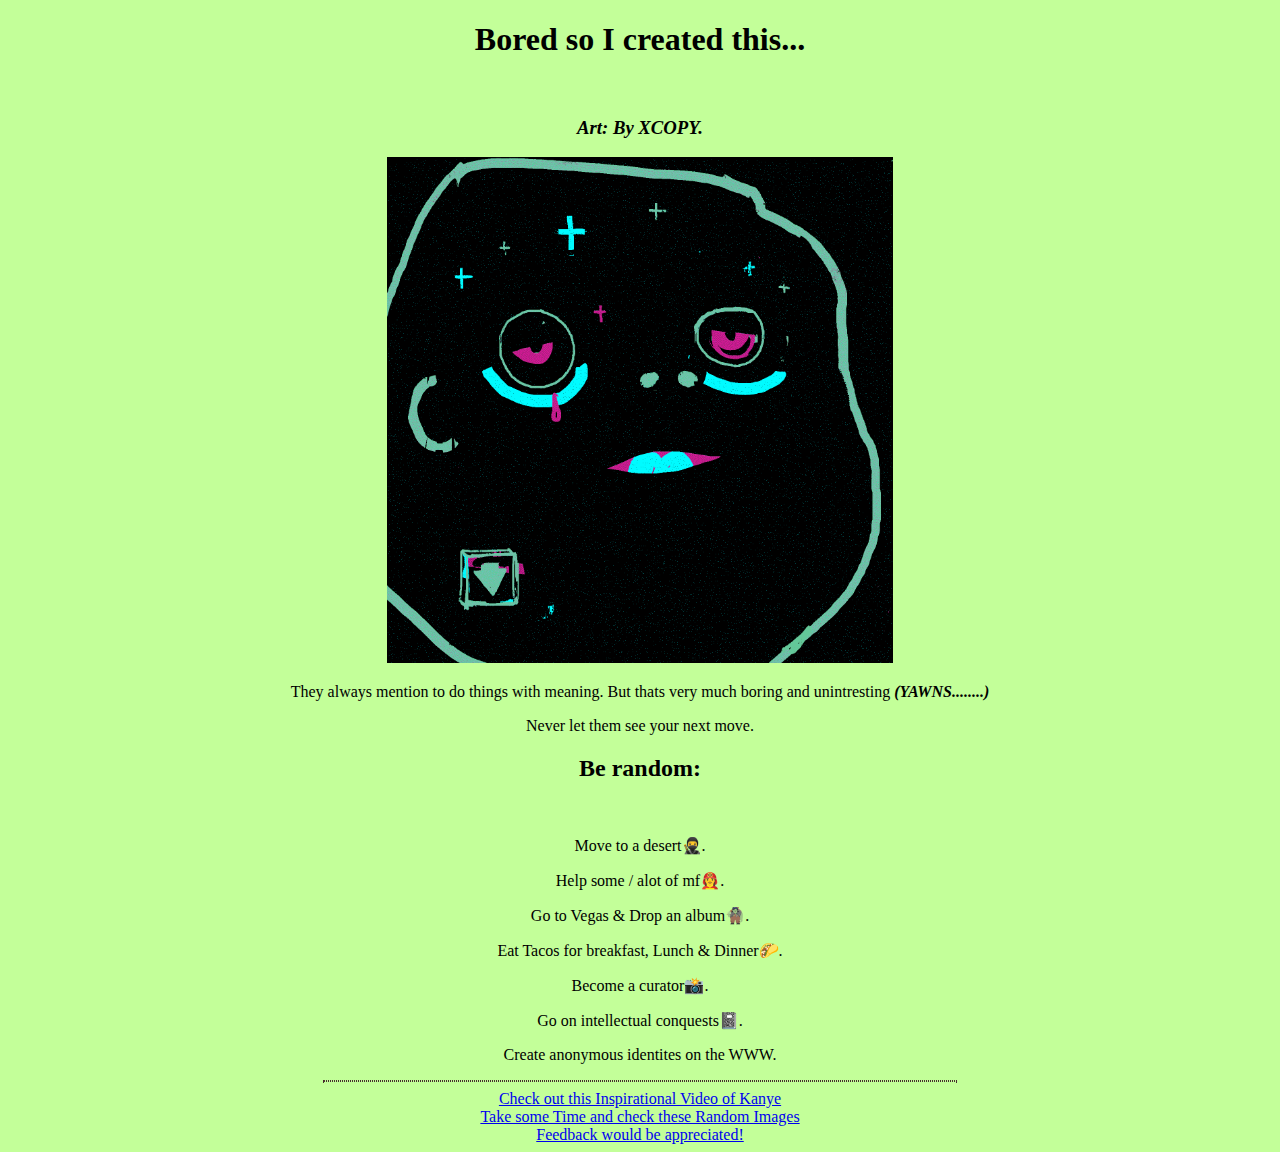
<file: index.html>
<!DOCTYPE html>
<html>

<head>
  <meta charset="utf-8">
  <title>Max Ctrl</title>
  <link rel="stylesheet" href="css/styles.css">
  <link rel="icon" href="favicon.ico">
</head>

<body>
  <h1>Bored so I created this...</h1><br>
  <h3> <em>Art: By XCOPY.</em> </h3>


  <img src="Images/IMG_1250.GIF" alt="It burnsss" id="Burner">

  <p>They always mention to do things with meaning. But thats very much boring and unintresting <em><strong>(YAWNS........)</strong></em></p>
  <p>Never let them see your next move.</p>
  <h2>Be random:</h2><br>

    <p>Move to a desert🥷.</p>
    <p>Help some / alot of mf👩‍🚒.</p>
    <p>Go to Vegas & Drop an album🧌.</p>
    <p>Eat Tacos for breakfast, Lunch & Dinner🌮.</p>
    <p>Become a curator📸.</p>
    <p>Go on intellectual conquests📓.</p>
    <p>Create anonymous identites on the WWW.</p>


  <hr>

  <a href="https://www.instagram.com/tv/CdCSqqbJc97/?igshid=YmMyMTA2M2Y=" target="_blank">Check out this Inspirational Video of Kanye</a>
  <br>
  <a href="winter.html" target="_blank">Take some Time and check these Random Images</a>
  <br>

<a href="contactMe.html" target="_blank">Feedback would be appreciated!</a>



</body>

</html>
</file>
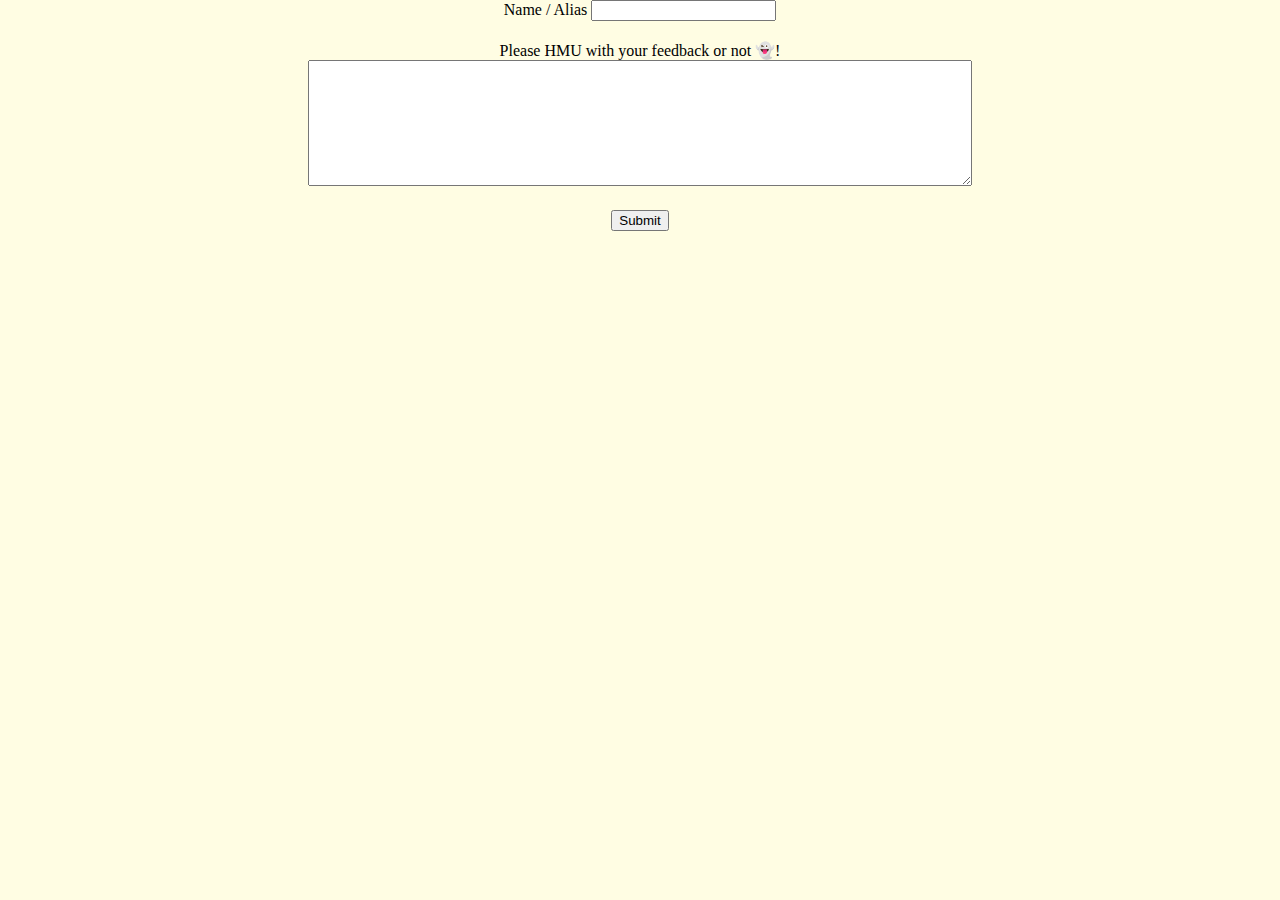
<file: contactMe.html>
<!DOCTYPE html>
<html lang="en">

<head>
  <meta charset="utf-8">
  <title>Feedback Form</title>
  <link rel="stylesheet" href="css/styles.css">
</head>

<body id="contactMe">
  <form action="mailto:@wisdomaajayi@gmail.com" method="post" enctype="text/plain">


    <div id=nameEdit>


      <label for="name"> Name / Alias</label>
      <input type="text" name="name"><br>

    </div>


    <label>Please HMU with your feedback or not 👻!</label><br>


    <div id="feedbackEdit">


      <textarea name="feedback" rows="8" cols="80"></textarea><br>
    </div>


    <input type="submit" name="submitKey">

  </form>
</body>

</html>
</file>
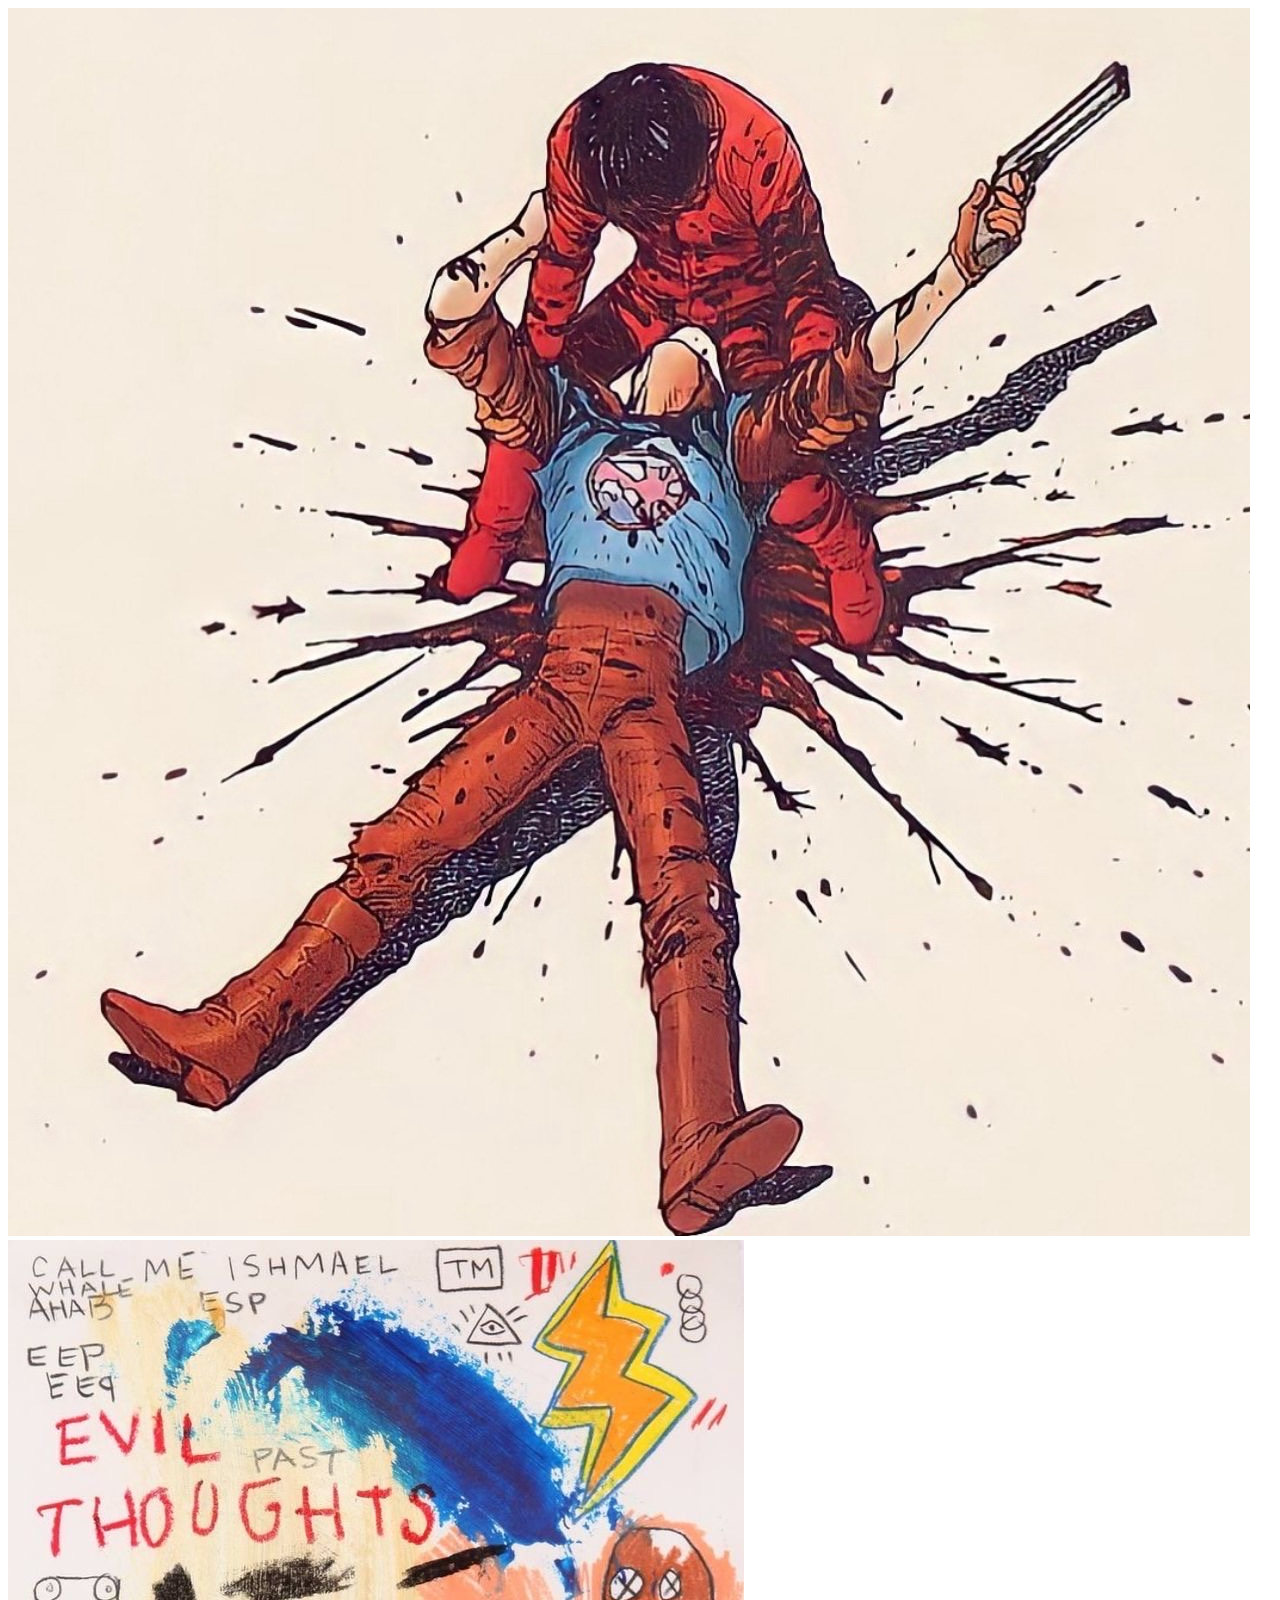
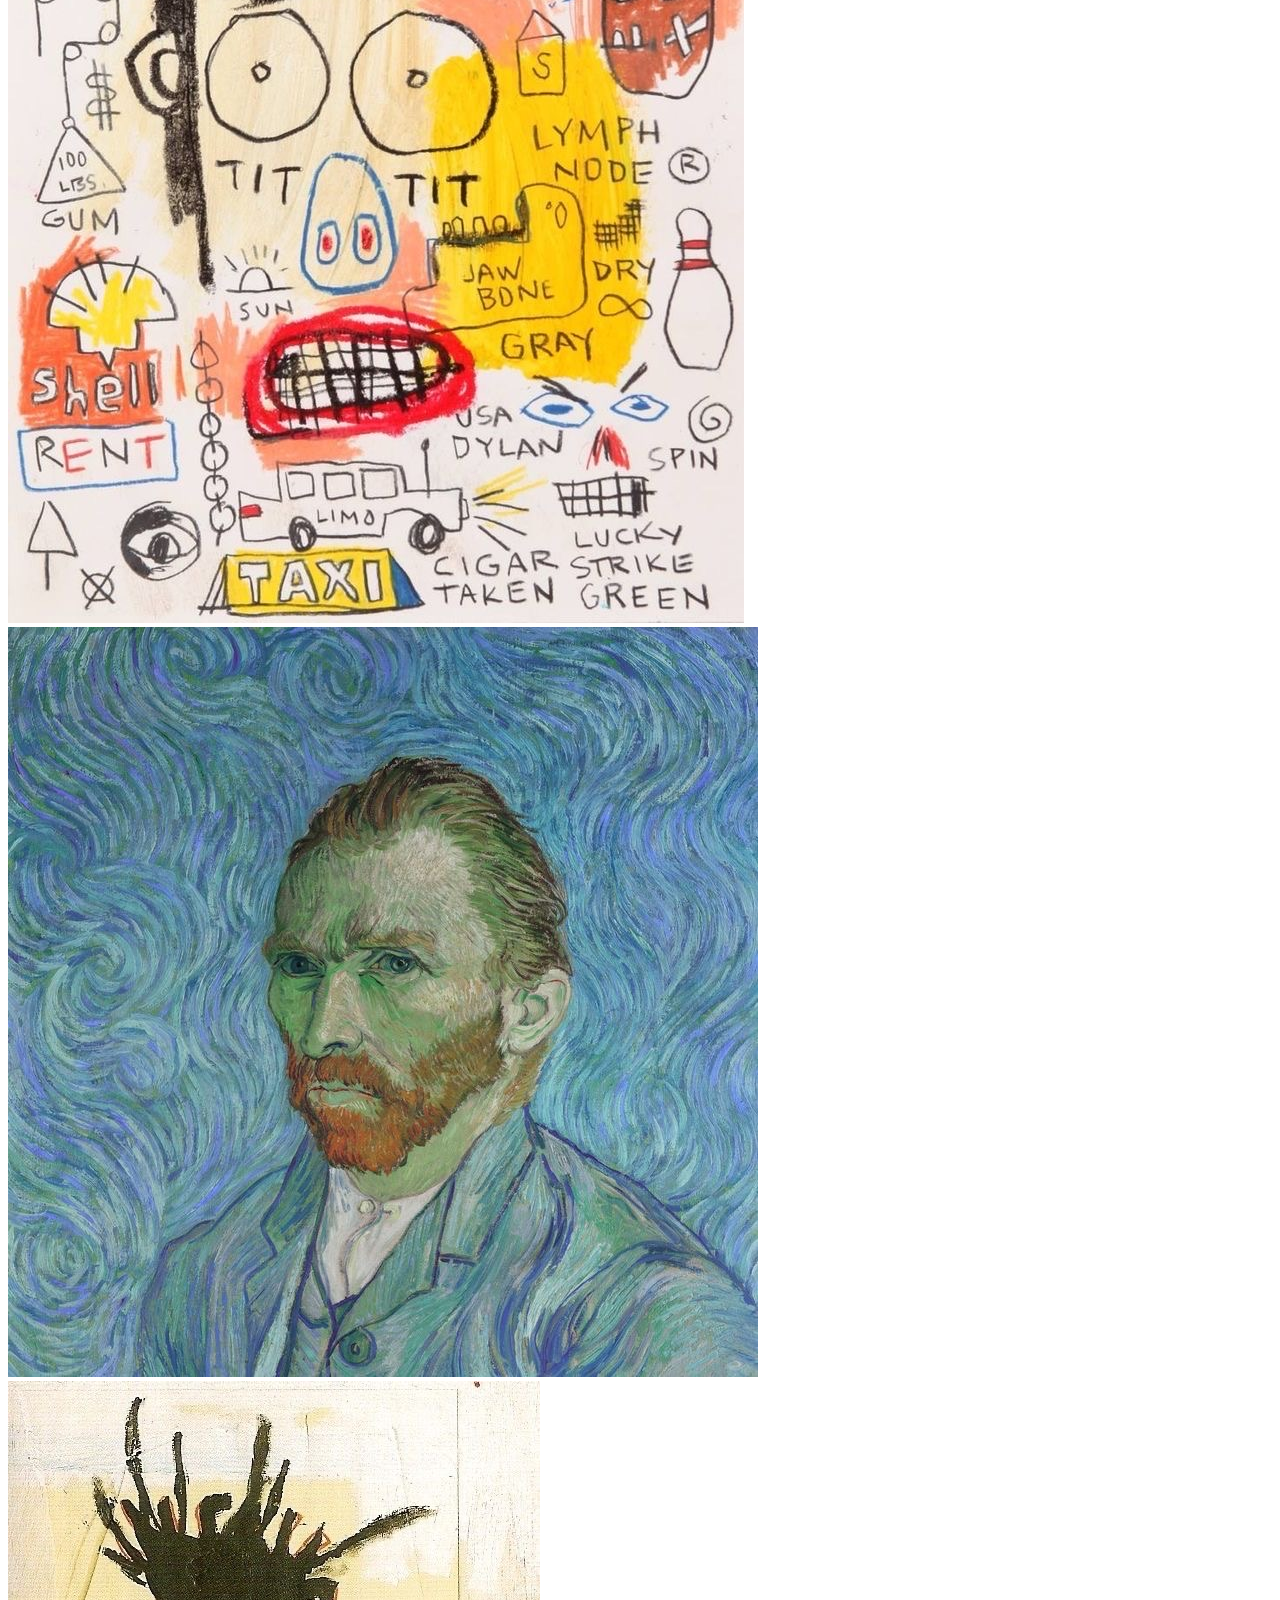
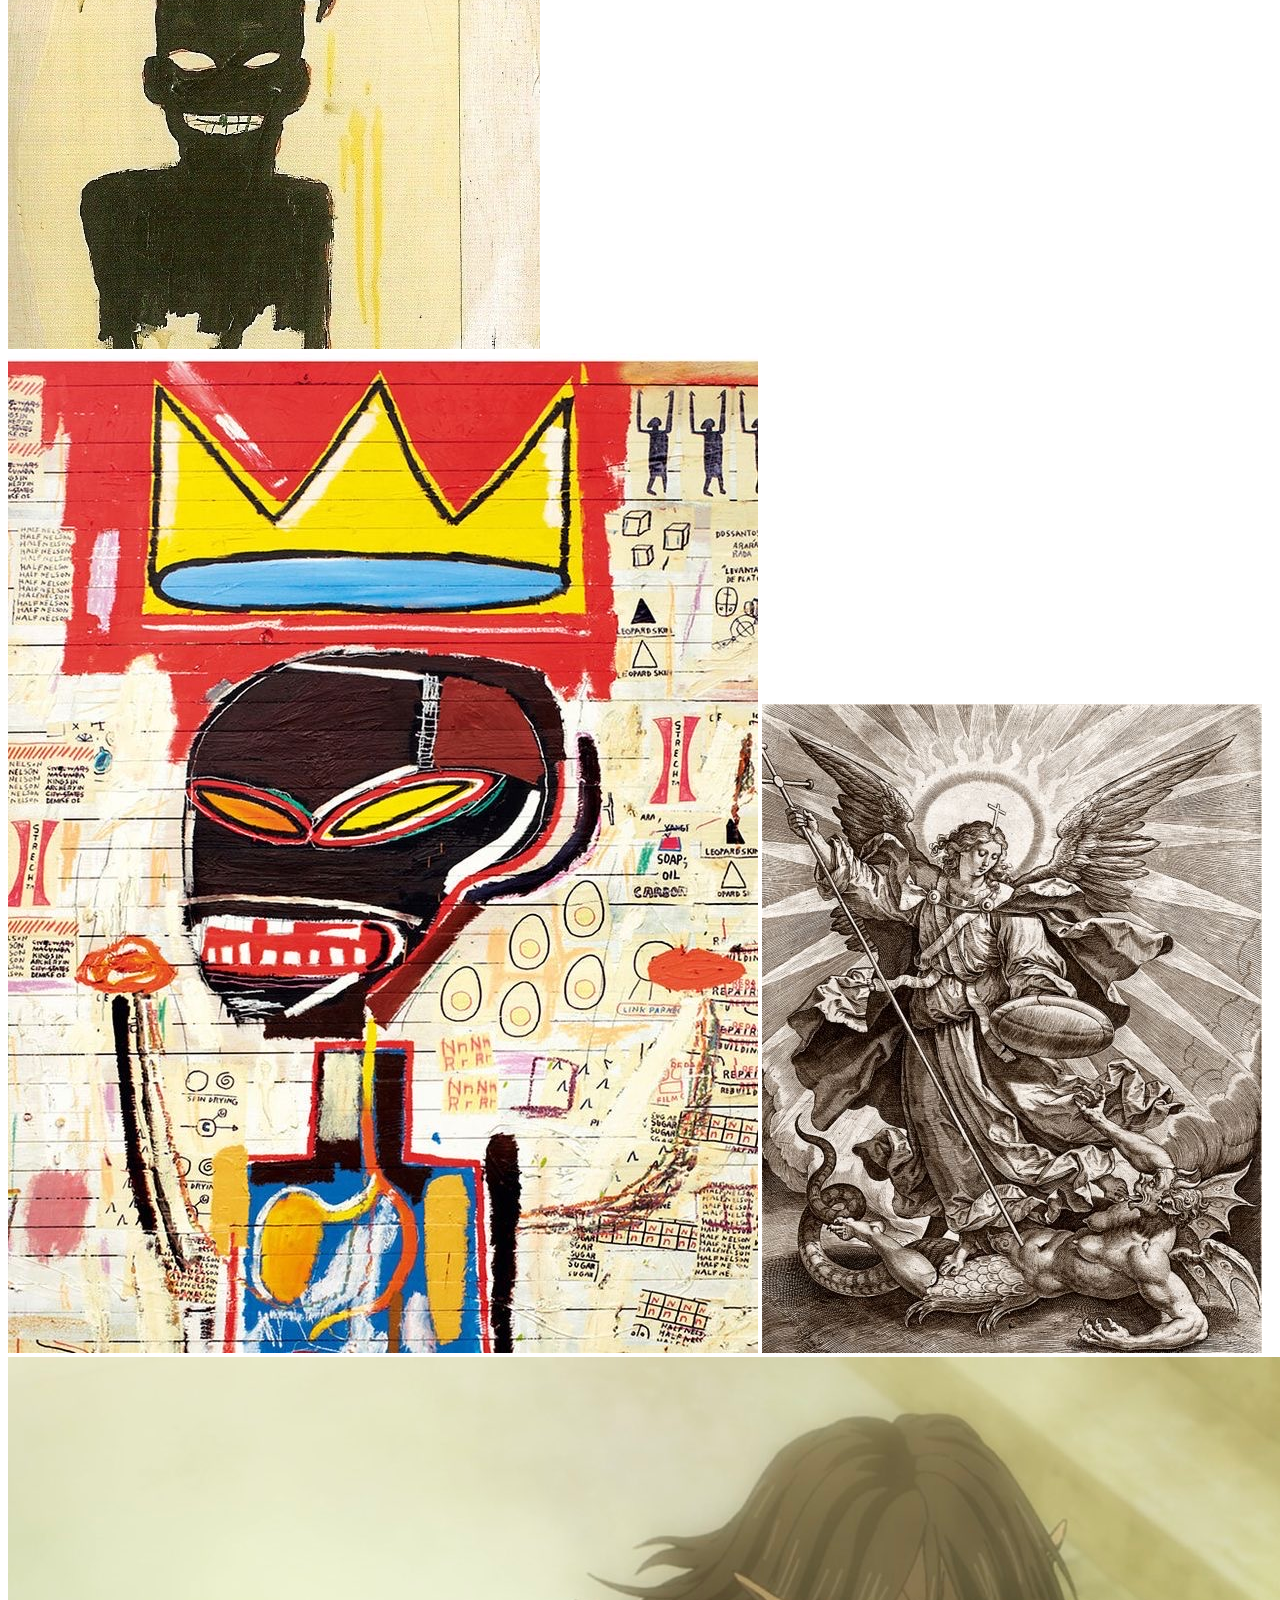
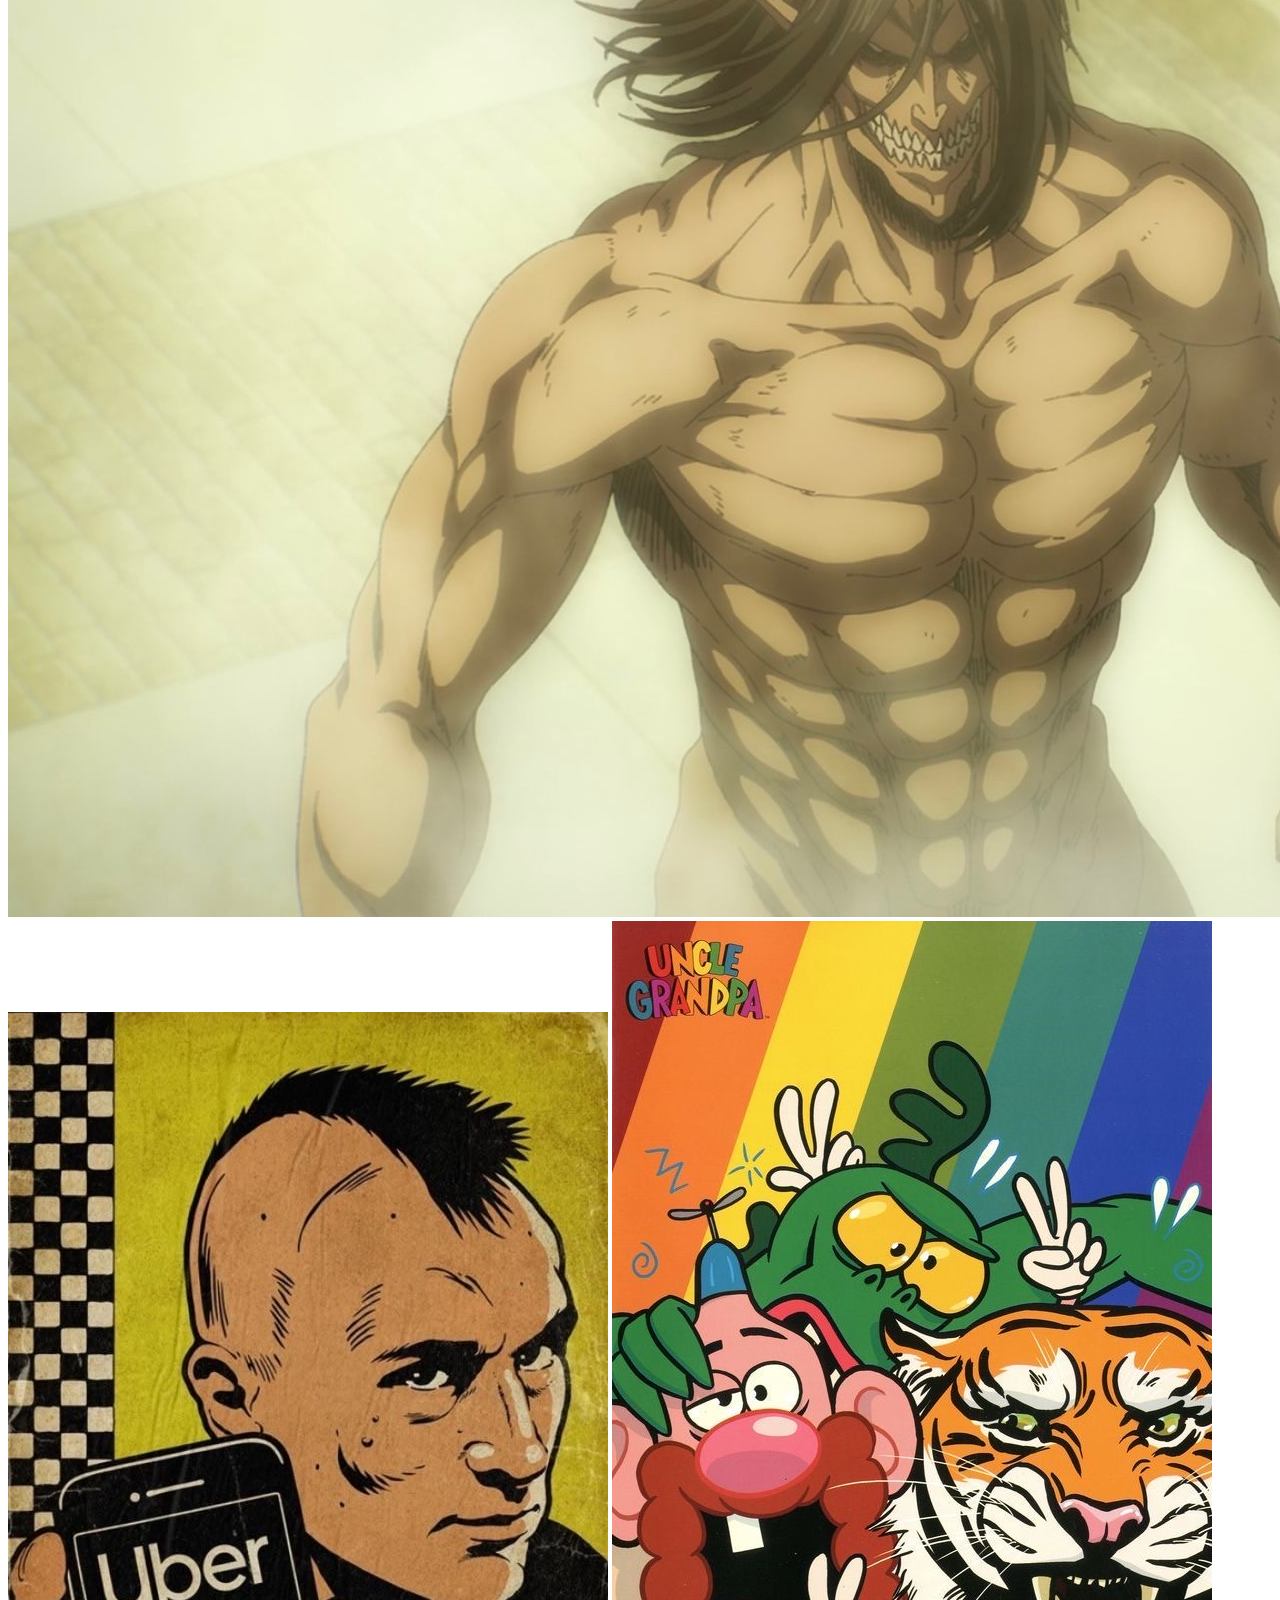
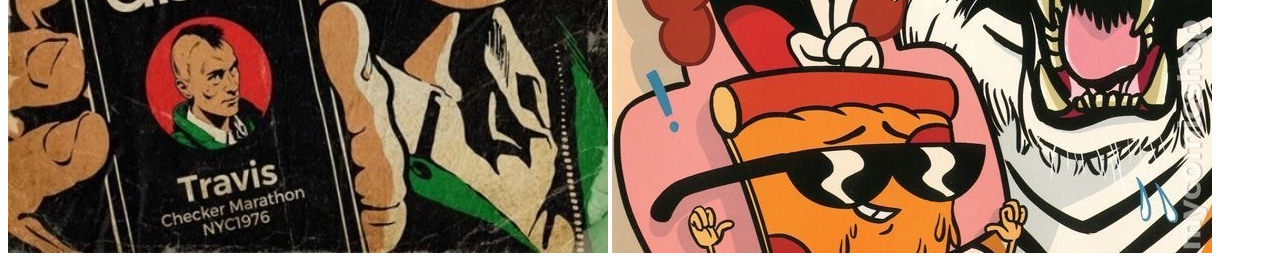
<file: winter.html>
<!DOCTYPE html>
<html lang="en">
  <head>
    <meta charset="utf-8">
    <title>Limbo Limbo Limbo</title>
  </head>
  <body id="imagesPageEditor">
    <img src="Images/IMG_5537.jpeg" alt="Boom">
      <img src="Images/IMG_6861.JPG" alt="Basq">
    <img src="Images/IMG_6864.JPG" alt="Gogh">
      <img src="Images/IMG_6867.JPG" alt="Basbasq">
    <img src="Images/IMG_6873.JPG" alt="Still BAS">
      <img src="Images/IMG_6930.JPG" alt="">
      <img src="Images/IMG_7849.JPG" alt="">
      <img src="Images/IMG_8183.JPG" alt="">
      <img src="Images/IMG_8195.JPG" alt="">

  </body>
</html>
</file>
<file: css/styles.css>
hr {
    border-style: dotted;
    width: 50%;
    color: #472D2D;

  }


body {
  background-color: #C3FF99;
  text-align: center;
  margin-top: 0px;
  
}

img {
  width: 40%;
  margin: auto;

}

#contactMe {
  background-color: #FFFDE3;
}

#nameEdit {
  margin-bottom: 20px;

}

#feedbackEdit {
  margin-bottom: 20px;
}

#imagesPageEditor {
  background-color: #78938A;
}
</file>
